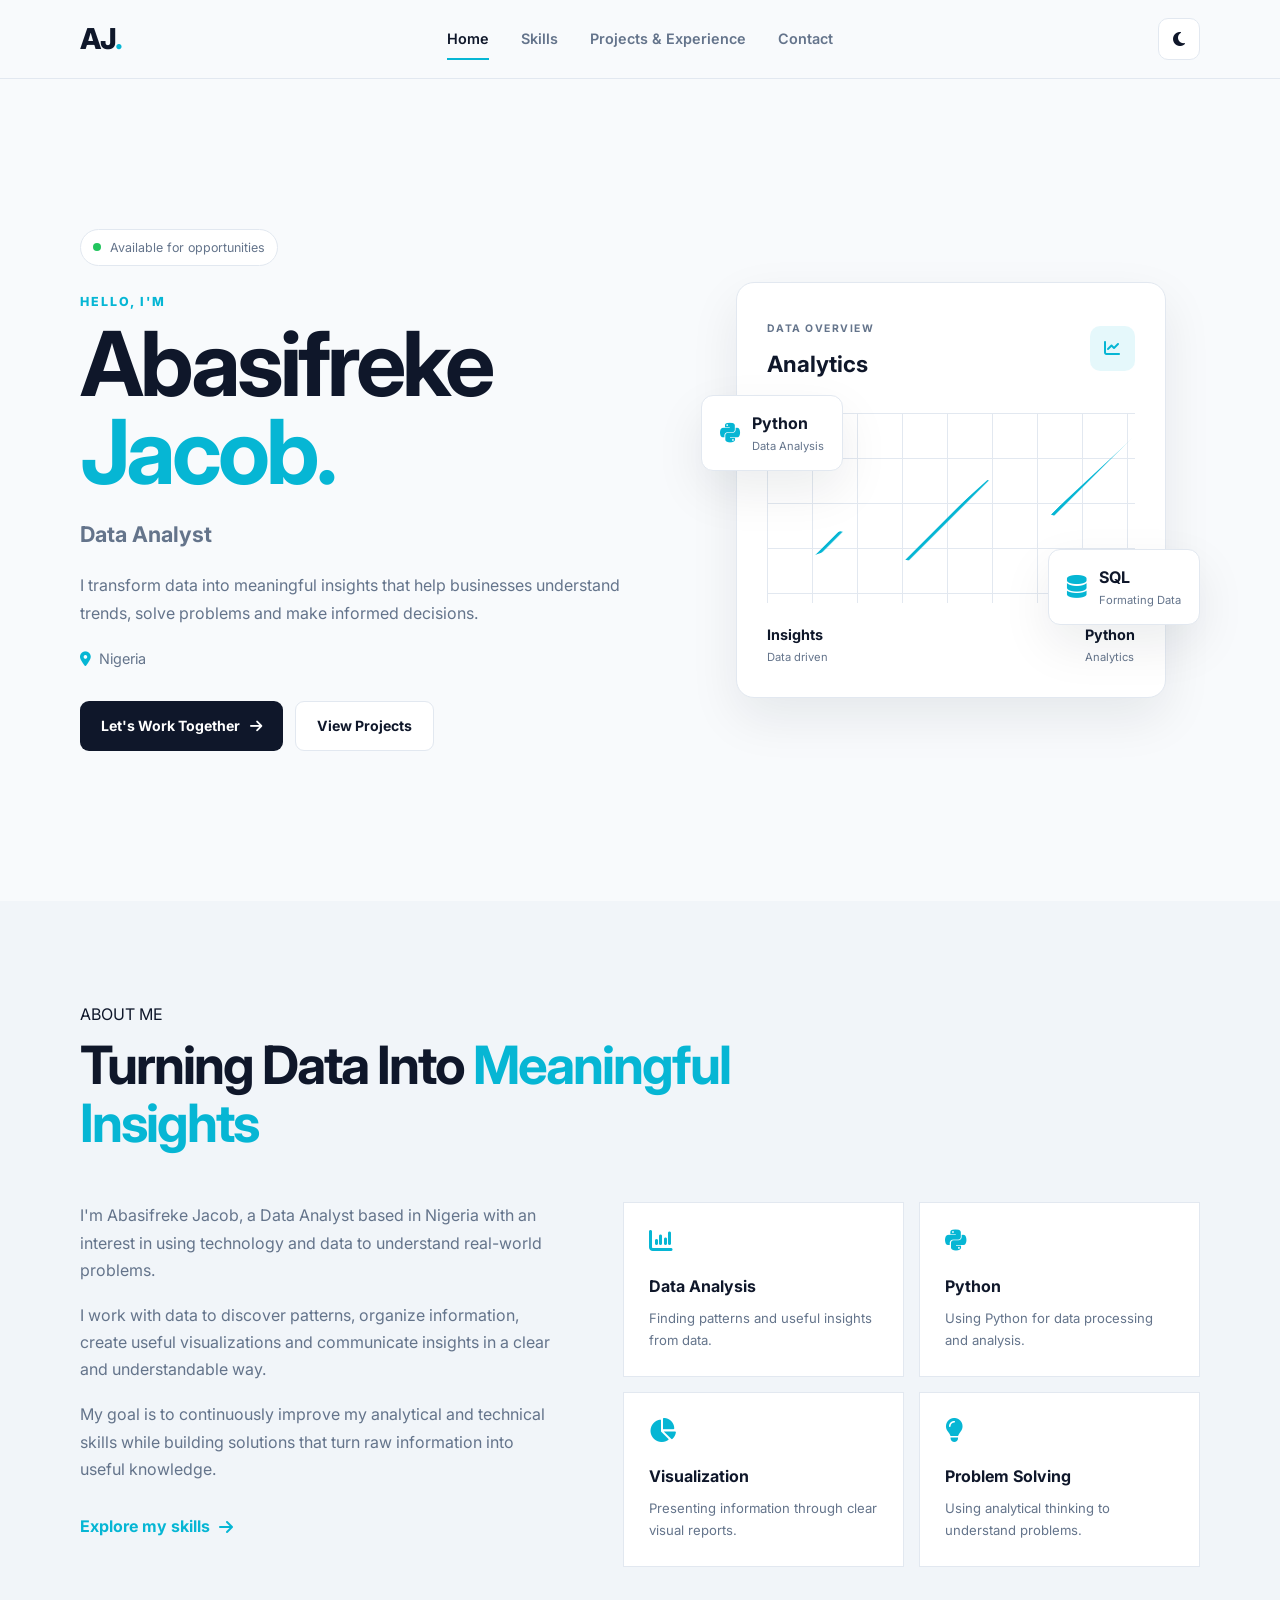
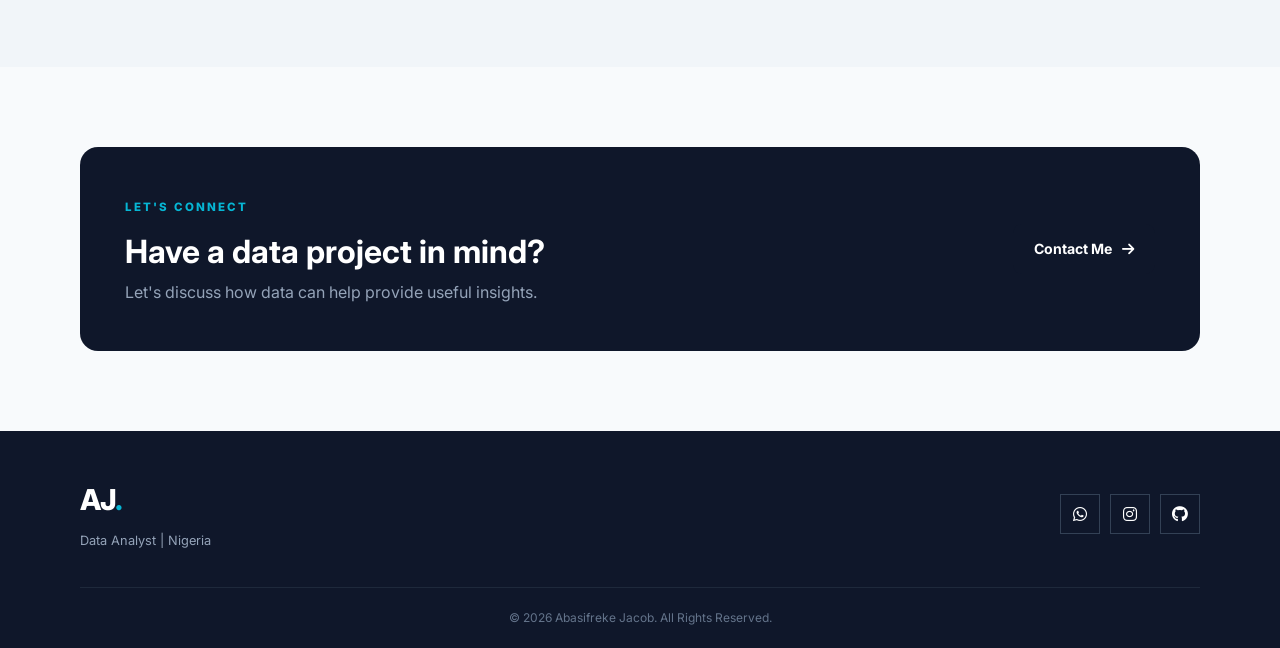
<file: index.html>
<!DOCTYPE html>
<html lang="en">
<head>
    <meta charset="UTF-8">
    <meta name="viewport" content="width=device-width, initial-scale=1.0">
    <meta name="description" content="Abasifreke Jacob - Data Analyst Portfolio">
    <title>Abasifreke Jacob | Data Analyst</title>

    <link rel="stylesheet" href="style.css">

    <link rel="preconnect" href="https://fonts.googleapis.com">
    <link rel="preconnect" href="https://fonts.gstatic.com" crossorigin>
    <link href="https://fonts.googleapis.com/css2?family=Inter:wght@400;500;600;700;800&display=swap" rel="stylesheet">

    <link rel="stylesheet" href="https://cdnjs.cloudflare.com/ajax/libs/font-awesome/6.5.2/css/all.min.css">
</head>

<body>

<header class="header">
    <div class="container nav-container">

        <a href="index.html" class="logo">
            AJ<span>.</span>
        </a>

        <nav class="nav" id="mainNav">
            <a href="index.html" class="nav-link active">Home</a>
            <a href="skills.html" class="nav-link">Skills</a>
            <a href="projects.html" class="nav-link">Projects & Experience</a>
            <a href="contact.html" class="nav-link">Contact</a>
        </nav>

        <div class="nav-actions">
            <button class="theme-toggle" id="themeToggle" aria-label="Toggle dark theme">
                <i class="fas fa-moon"></i>
            </button>

            <button class="menu-toggle" id="menuToggle" aria-label="Open navigation">
                <i class="fas fa-bars"></i>
            </button>
        </div>

    </div>
</header>


<main>

<section class="hero">
    <div class="container hero-grid">

        <div class="hero-content reveal">

            <div class="status">
                <span></span>
                Available for opportunities
            </div>

            <p class="eyebrow">HELLO, I'M</p>

            <h1>
                Abasifreke
                <span>Jacob.</span>
            </h1>

            <h2>Data Analyst</h2>

            <p class="hero-text">
                I transform data into meaningful insights that help businesses
                understand trends, solve problems and make informed decisions.
            </p>

            <div class="location">
                <i class="fas fa-location-dot"></i>
                Nigeria
            </div>

            <div class="hero-buttons">
                <a href="contact.html" class="btn btn-primary">
                    Let's Work Together
                    <i class="fas fa-arrow-right"></i>
                </a>

                <a href="projects.html" class="btn btn-outline">
                    View Projects
                </a>
            </div>

        </div>


        <div class="hero-visual reveal">

            <div class="data-card main-data-card">

                <div class="card-top">
                    <div>
                        <span>DATA OVERVIEW</span>
                        <h3>Analytics</h3>
                    </div>

                    <div class="chart-icon">
                        <i class="fas fa-chart-line"></i>
                    </div>
                </div>

                <div class="chart">
                    <div class="chart-line"></div>

                    <div class="chart-point point-one"></div>
                    <div class="chart-point point-two"></div>
                    <div class="chart-point point-three"></div>
                    <div class="chart-point point-four"></div>
                    <div class="chart-point point-five"></div>
                </div>

                <div class="chart-info">
                    <div>
                        <strong>Insights</strong>
                        <small>Data driven</small>
                    </div>

                    <div>
                        <strong>Python</strong>
                        <small>Analytics</small>
                    </div>
                </div>

            </div>

            <div class="floating-card card-python">
                <i class="fab fa-python"></i>
                <div>
                    <strong>Python</strong>
                    <small>Data Analysis</small>
                </div>
            </div>

            <div class="floating-card card-data">
                <i class="fas fa-database"></i>
                <div>
                    <strong>SQL</strong>
                    <small>Formating Data</small>
                </div>
            </div>

        </div>

    </div>
</section>


<section class="about section">

    <div class="container">

        <div class="section-heading reveal">
            <span>ABOUT ME</span>
            <h2>Turning Data Into <strong>Meaningful Insights</strong></h2>
        </div>

        <div class="about-grid">

            <div class="about-text reveal">

                <p>
                    I'm Abasifreke Jacob, a Data Analyst based in Nigeria with
                    an interest in using technology and data to understand
                    real-world problems.
                </p>

                <p>
                    I work with data to discover patterns, organize information,
                    create useful visualizations and communicate insights in a
                    clear and understandable way.
                </p>

                <p>
                    My goal is to continuously improve my analytical and
                    technical skills while building solutions that turn
                    raw information into useful knowledge.
                </p>

                <a href="skills.html" class="text-link">
                    Explore my skills
                    <i class="fas fa-arrow-right"></i>
                </a>

            </div>


            <div class="about-cards reveal">

                <div class="info-card">
                    <i class="fas fa-chart-column"></i>
                    <h3>Data Analysis</h3>
                    <p>Finding patterns and useful insights from data.</p>
                </div>

                <div class="info-card">
                    <i class="fab fa-python"></i>
                    <h3>Python</h3>
                    <p>Using Python for data processing and analysis.</p>
                </div>

                <div class="info-card">
                    <i class="fas fa-chart-pie"></i>
                    <h3>Visualization</h3>
                    <p>Presenting information through clear visual reports.</p>
                </div>

                <div class="info-card">
                    <i class="fas fa-lightbulb"></i>
                    <h3>Problem Solving</h3>
                    <p>Using analytical thinking to understand problems.</p>
                </div>

            </div>

        </div>

    </div>

</section>


<section class="cta-section">

    <div class="container cta-box reveal">

        <div>
            <span>LET'S CONNECT</span>
            <h2>Have a data project in mind?</h2>
            <p>Let's discuss how data can help provide useful insights.</p>
        </div>

        <a href="contact.html" class="btn btn-primary">
            Contact Me
            <i class="fas fa-arrow-right"></i>
        </a>

    </div>

</section>

</main>


<footer class="footer">

    <div class="container footer-content">

        <div>
            <a href="index.html" class="logo">
                AJ<span>.</span>
            </a>

            <p>Data Analyst | Nigeria</p>
        </div>

        <div class="social-links">

            <a href="https://wa.me/2349133039203" target="_blank" aria-label="WhatsApp">
                <i class="fab fa-whatsapp"></i>
            </a>

            <a href="https://www.instagram.com/jacob_abas11?stkn=dmU2djl2bGgwN2F1" target="_blank" aria-label="Instagram">
                <i class="fab fa-instagram"></i>
            </a>

            <a href="https://github.com/jacobabasifreke2-ship-it" target="_blank" aria-label="GitHub">
                <i class="fab fa-github"></i>
            </a>

        </div>

    </div>

    <div class="copyright">
        © <span id="year"></span> Abasifreke Jacob. All Rights Reserved.
    </div>

</footer>


<script src="script.js"></script>

</body>
</html>
</file>
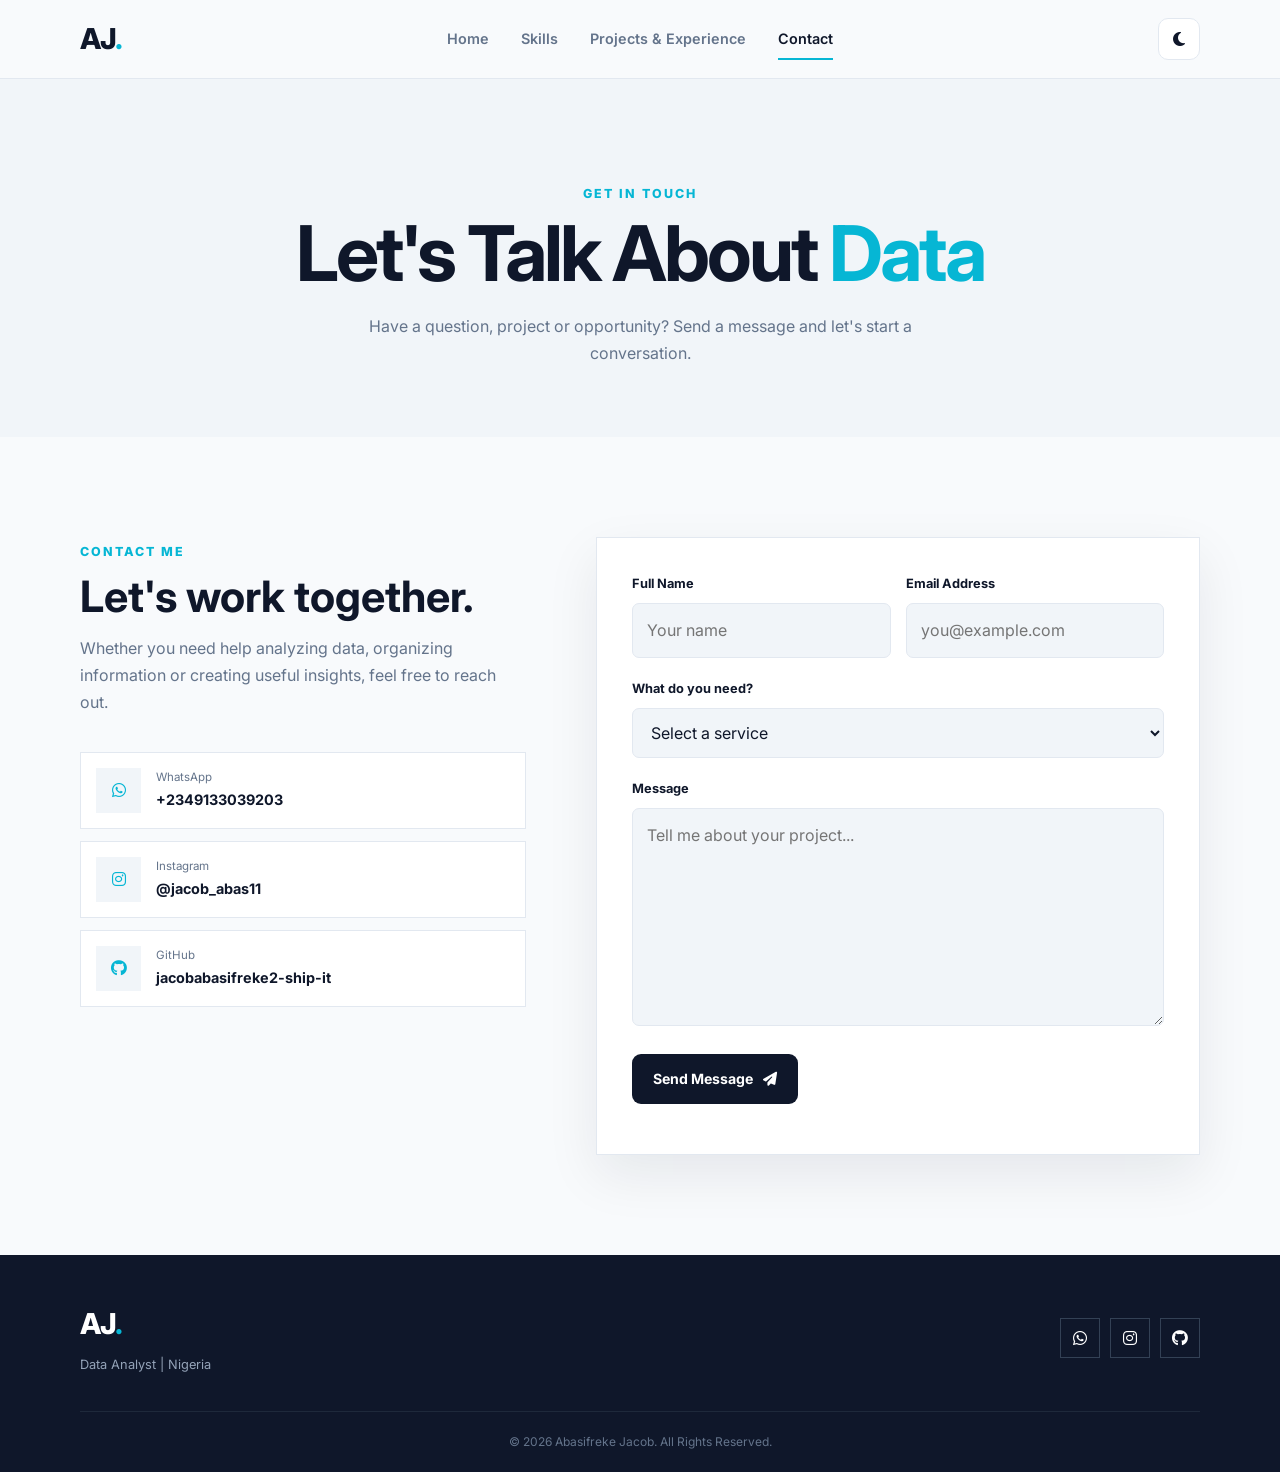
<file: contact.html>
<!DOCTYPE html>
<html lang="en">
<head>
    <meta charset="UTF-8">
    <meta name="viewport" content="width=device-width, initial-scale=1.0">
    <meta name="description" content="Contact Abasifreke Jacob - Data Analyst">
    <title>Contact | Abasifreke Jacob</title>

    <link rel="stylesheet" href="style.css">

    <link rel="preconnect" href="https://fonts.googleapis.com">
    <link rel="preconnect" href="https://fonts.gstatic.com" crossorigin>

    <link href="https://fonts.googleapis.com/css2?family=Inter:wght@400;500;600;700;800&display=swap" rel="stylesheet">

    <link rel="stylesheet" href="https://cdnjs.cloudflare.com/ajax/libs/font-awesome/6.5.2/css/all.min.css">
</head>

<body>

<header class="header">

    <div class="container nav-container">

        <a href="index.html" class="logo">AJ<span>.</span></a>

        <nav class="nav" id="mainNav">
            <a href="index.html" class="nav-link">Home</a>
            <a href="skills.html" class="nav-link">Skills</a>
            <a href="projects.html" class="nav-link">Projects & Experience</a>
            <a href="contact.html" class="nav-link active">Contact</a>
        </nav>

        <div class="nav-actions">

            <button class="theme-toggle" id="themeToggle">
                <i class="fas fa-moon"></i>
            </button>

            <button class="menu-toggle" id="menuToggle">
                <i class="fas fa-bars"></i>
            </button>

        </div>

    </div>

</header>


<main>

<section class="page-hero">

    <div class="container reveal">

        <span class="eyebrow">GET IN TOUCH</span>

        <h1>Let's Talk About <span>Data</span></h1>

        <p>
            Have a question, project or opportunity? Send a message and
            let's start a conversation.
        </p>

    </div>

</section>


<section class="contact-section section">

    <div class="container contact-grid">

        <div class="contact-info reveal">

            <span class="eyebrow">CONTACT ME</span>

            <h2>Let's work together.</h2>

            <p>
                Whether you need help analyzing data, organizing information
                or creating useful insights, feel free to reach out.
            </p>


            <div class="contact-list">

                <a href="https://wa.me/2349133039203" target="_blank" class="contact-item">

                    <div class="contact-icon whatsapp">
                        <i class="fab fa-whatsapp"></i>
                    </div>

                    <div>
                        <span>WhatsApp</span>
                        <strong>+2349133039203</strong>
                    </div>

                </a>


                <a href="https://www.instagram.com/jacob_abas11?stkn=dmU2djl2bGgwN2F1" class="contact-item" target="_blank" rel="noopener noreferrer">

                    <div class="contact-icon instagram">
                        <i class="fab fa-instagram"></i>
                    </div>

                    <div>
                        <span>Instagram</span>
                        <strong>@jacob_abas11</strong>
                    </div>

                </a>


                <a href="https://github.com/jacobabasifreke2-ship-it" class="contact-item" target="_blank" rel="noopener noreferrer">

                    <div class="contact-icon github">
                        <i class="fab fa-github"></i>
                    </div>

                    <div>
                        <span>GitHub</span>
                        <strong>jacobabasifreke2-ship-it</strong>
                    </div>

                </a>

            </div>

        </div>


        <div class="contact-form-wrapper reveal">

            <form
                action="https://formspree.io/f/mkjgkqqw"
                method="POST"
                class="contact-form"
                id="contactForm"
            >

                <div class="form-row">

                    <div class="form-group">
                        <label for="name">Full Name</label>

                        <input
                            type="text"
                            id="name"
                            name="name"
                            placeholder="Your name"
                            required
                        >
                    </div>

                    <div class="form-group">
                        <label for="email">Email Address</label>

                        <input
                            type="email"
                            id="email"
                            name="email"
                            placeholder="you@example.com"
                            required
                        >
                    </div>

                </div>


                <div class="form-group">

                    <label for="service">What do you need?</label>

                    <select id="service" name="service" required>

                        <option value="" disabled selected>
                            Select a service
                        </option>

                        <option value="Data Analysis with Python">
                            Data Analysis with Python
                        </option>

                        <option value="Data Cleaning & Processing">
                            Data Cleaning & Processing
                        </option>

                        <option value="Data Visualization & Reporting">
                            Data Visualization & Reporting
                        </option>
                        
                        <option value="Data Visualization & Reporting">
                            Other Services
                        </option>
                    </select>

                </div>


                <div class="form-group">

                    <label for="message">Message</label>

                    <textarea
                        id="message"
                        name="message"
                        rows="7"
                        placeholder="Tell me about your project..."
                        required
                    ></textarea>

                </div>


                <button type="submit" class="btn btn-primary submit-btn">

                    Send Message
                    <i class="fas fa-paper-plane"></i>

                </button>


                <p class="form-status" id="formStatus"></p>

            </form>

        </div>

    </div>

</section>

</main>


<footer class="footer">

    <div class="container footer-content">

        <div>
            <a href="index.html" class="logo">AJ<span>.</span></a>
            <p>Data Analyst | Nigeria</p>
        </div>

        <div class="social-links">

            <a href="https://wa.me/2349133039203" target="_blank">
                <i class="fab fa-whatsapp"></i>
            </a>

            <a href="#">
                <i class="fab fa-instagram"></i>
            </a>

            <a href="#">
                <i class="fab fa-github"></i>
            </a>

        </div>

    </div>

    <div class="copyright">
        © <span id="year"></span> Abasifreke Jacob. All Rights Reserved.
    </div>

</footer>


<script src="script.js"></script>

</body>
</html>
</file>
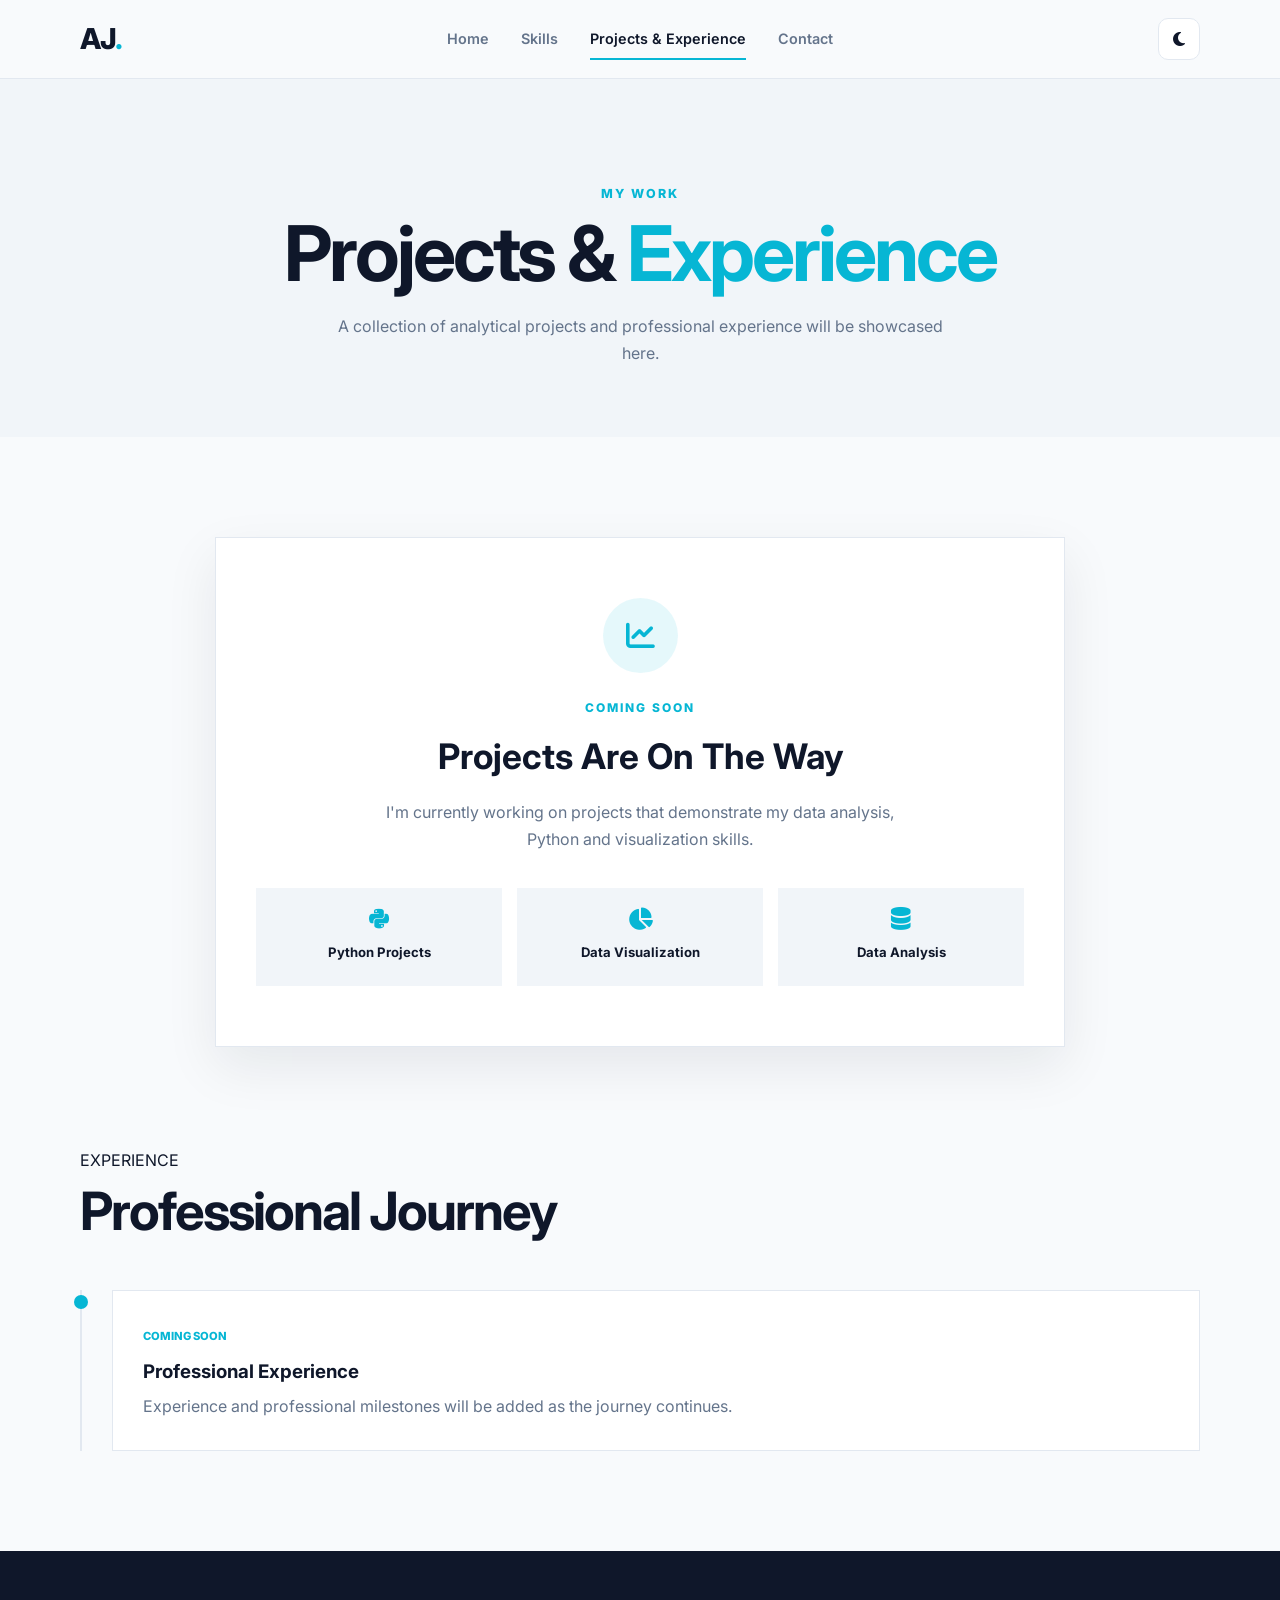
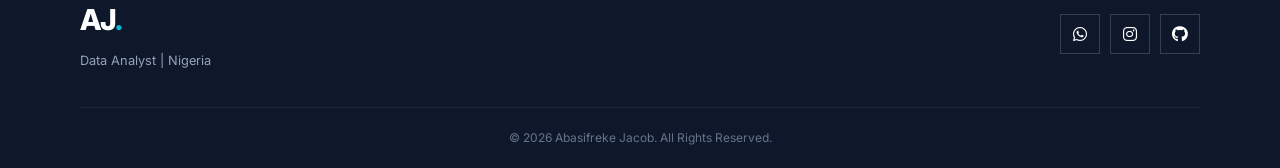
<file: projects.html>
<!DOCTYPE html>
<html lang="en">
<head>
    <meta charset="UTF-8">
    <meta name="viewport" content="width=device-width, initial-scale=1.0">
    <meta name="description" content="Projects and Experience - Abasifreke Jacob">
    <title>Projects & Experience | Abasifreke Jacob</title>

    <link rel="stylesheet" href="style.css">

    <link rel="preconnect" href="https://fonts.googleapis.com">
    <link rel="preconnect" href="https://fonts.gstatic.com" crossorigin>

    <link href="https://fonts.googleapis.com/css2?family=Inter:wght@400;500;600;700;800&display=swap" rel="stylesheet">

    <link rel="stylesheet" href="https://cdnjs.cloudflare.com/ajax/libs/font-awesome/6.5.2/css/all.min.css">
</head>

<body>

<header class="header">

    <div class="container nav-container">

        <a href="index.html" class="logo">AJ<span>.</span></a>

        <nav class="nav" id="mainNav">
            <a href="index.html" class="nav-link">Home</a>
            <a href="skills.html" class="nav-link">Skills</a>
            <a href="projects.html" class="nav-link active">Projects & Experience</a>
            <a href="contact.html" class="nav-link">Contact</a>
        </nav>

        <div class="nav-actions">

            <button class="theme-toggle" id="themeToggle">
                <i class="fas fa-moon"></i>
            </button>

            <button class="menu-toggle" id="menuToggle">
                <i class="fas fa-bars"></i>
            </button>

        </div>

    </div>

</header>


<main>

<section class="page-hero">

    <div class="container reveal">

        <span class="eyebrow">MY WORK</span>

        <h1>Projects & <span>Experience</span></h1>

        <p>
            A collection of analytical projects and professional experience
            will be showcased here.
        </p>

    </div>

</section>


<section class="coming-section section">

    <div class="container">

        <div class="coming-card reveal">

            <div class="coming-icon">
                <i class="fas fa-chart-line"></i>
            </div>

            <span>COMING SOON</span>

            <h2>Projects Are On The Way</h2>

            <p>
                I'm currently working on projects that demonstrate my
                data analysis, Python and visualization skills.
            </p>

            <div class="coming-grid">

                <div>
                    <i class="fab fa-python"></i>
                    <strong>Python Projects</strong>
                </div>

                <div>
                    <i class="fas fa-chart-pie"></i>
                    <strong>Data Visualization</strong>
                </div>

                <div>
                    <i class="fas fa-database"></i>
                    <strong>Data Analysis</strong>
                </div>

            </div>

        </div>


        <div class="experience-placeholder reveal">

            <div class="section-heading">
                <span>EXPERIENCE</span>
                <h2>Professional Journey</h2>
            </div>

            <div class="timeline">

                <div class="timeline-item">

                    <div class="timeline-dot"></div>

                    <div class="timeline-content">

                        <span>COMING SOON</span>

                        <h3>Professional Experience</h3>

                        <p>
                            Experience and professional milestones will
                            be added as the journey continues.
                        </p>

                    </div>

                </div>

            </div>

        </div>

    </div>

</section>

</main>


<footer class="footer">

    <div class="container footer-content">

        <div>
            <a href="index.html" class="logo">AJ<span>.</span></a>
            <p>Data Analyst | Nigeria</p>
        </div>

        <div class="social-links">

            <a href="https://wa.me/2349133039203" target="_blank">
                <i class="fab fa-whatsapp"></i>
            </a>

            <a href="https://www.instagram.com/jacob_abas11?stkn=dmU2djl2bGgwN2F1" target="_blank" rel="noopener noreferrer">
                <i class="fab fa-instagram"></i>
            </a>

            <a href="https://github.com/jacobabasifreke2-ship-it" target="_blank" rel="noopener noreferrer">
                <i class="fab fa-github"></i>
            </a>

        </div>

    </div>

    <div class="copyright">
        © <span id="year"></span> Abasifreke Jacob. All Rights Reserved.
    </div>

</footer>


<script src="script.js"></script>

</body>
</html>
</file>
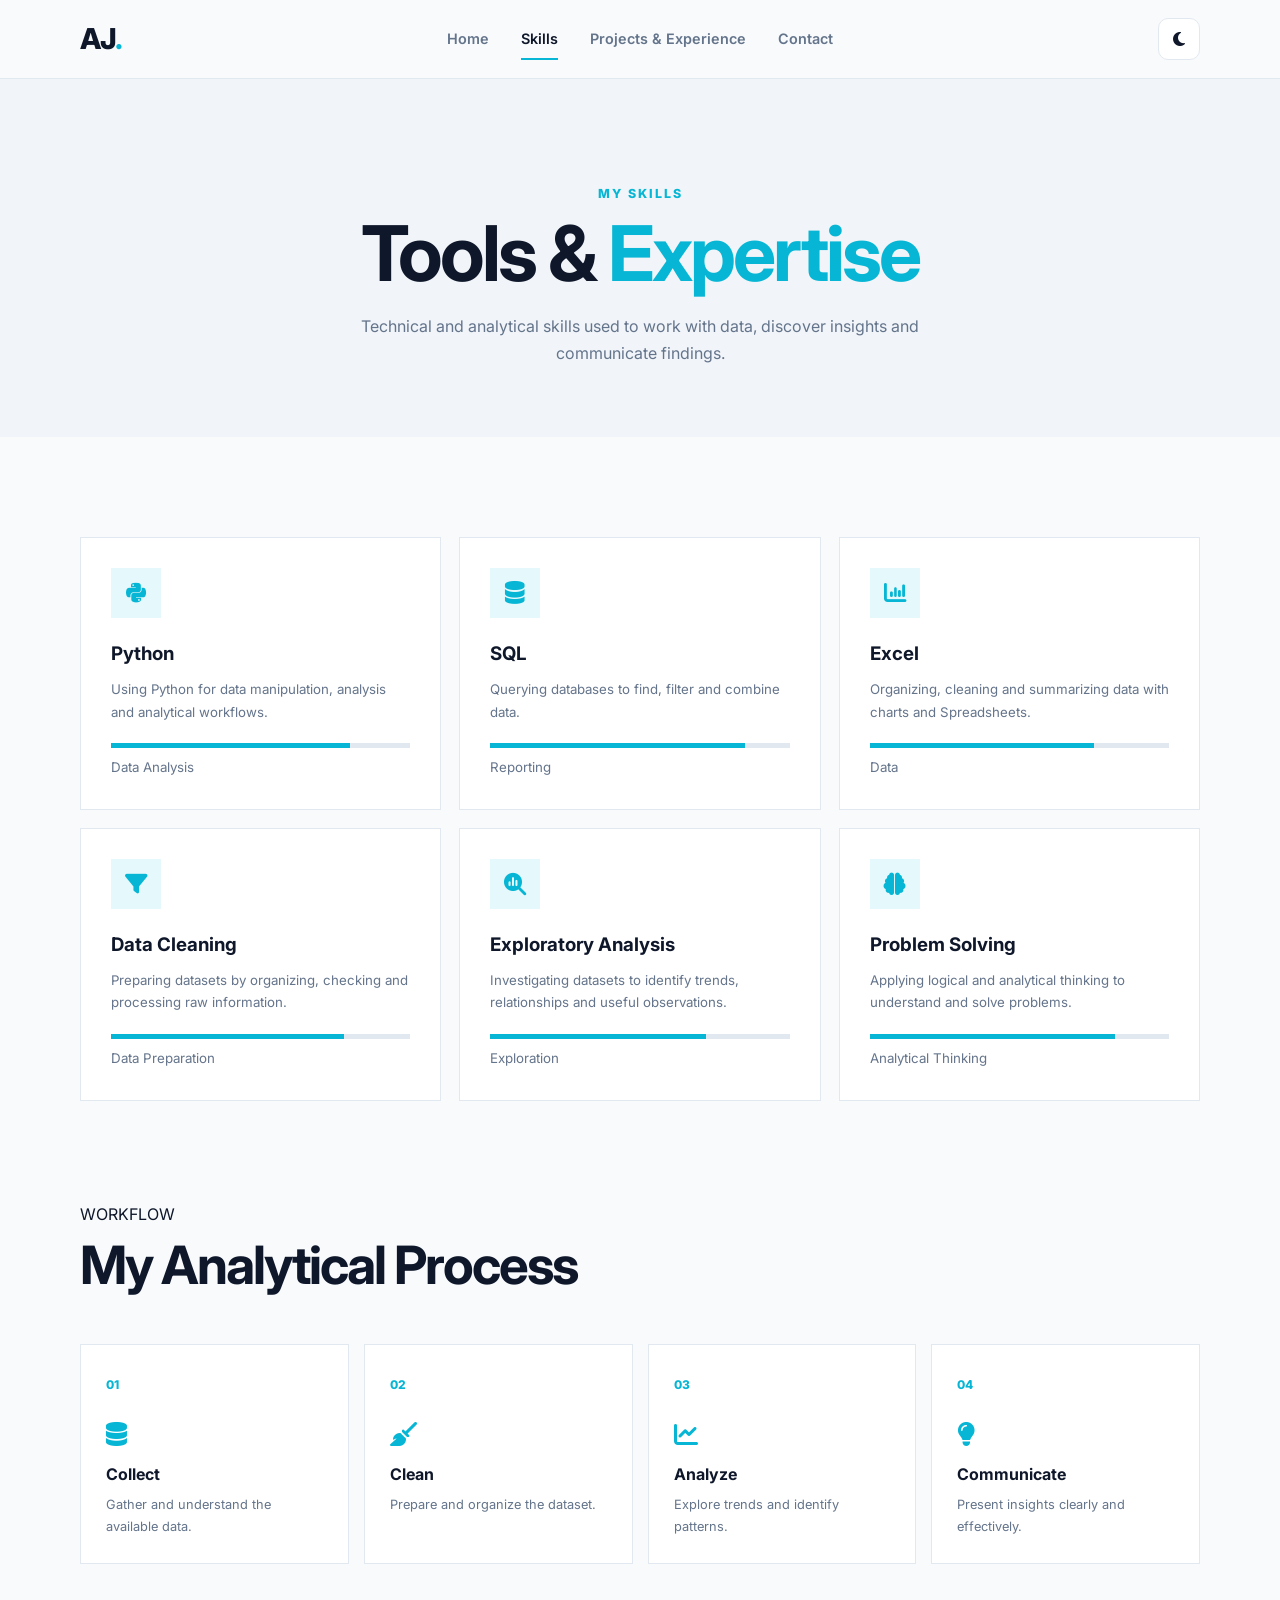
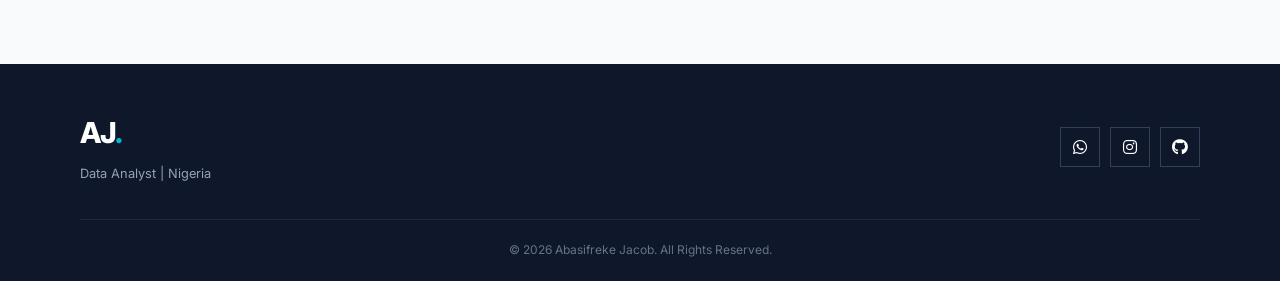
<file: skills.html>
<!DOCTYPE html>
<html lang="en">
<head>
    <meta charset="UTF-8">
    <meta name="viewport" content="width=device-width, initial-scale=1.0">
    <meta name="description" content="Skills - Abasifreke Jacob Data Analyst">
    <title>Skills | Abasifreke Jacob</title>

    <link rel="stylesheet" href="style.css">

    <link rel="preconnect" href="https://fonts.googleapis.com">
    <link rel="preconnect" href="https://fonts.gstatic.com" crossorigin>
    <link href="https://fonts.googleapis.com/css2?family=Inter:wght@400;500;600;700;800&display=swap" rel="stylesheet">

    <link rel="stylesheet" href="https://cdnjs.cloudflare.com/ajax/libs/font-awesome/6.5.2/css/all.min.css">
</head>

<body>

<header class="header">
    <div class="container nav-container">

        <a href="index.html" class="logo">AJ<span>.</span></a>

        <nav class="nav" id="mainNav">
            <a href="index.html" class="nav-link">Home</a>
            <a href="skills.html" class="nav-link active">Skills</a>
            <a href="projects.html" class="nav-link">Projects & Experience</a>
            <a href="contact.html" class="nav-link">Contact</a>
        </nav>

        <div class="nav-actions">

            <button class="theme-toggle" id="themeToggle">
                <i class="fas fa-moon"></i>
            </button>

            <button class="menu-toggle" id="menuToggle">
                <i class="fas fa-bars"></i>
            </button>

        </div>

    </div>
</header>


<main>

<section class="page-hero">

    <div class="container reveal">

        <span class="eyebrow">MY SKILLS</span>

        <h1>Tools & <span>Expertise</span></h1>

        <p>
            Technical and analytical skills used to work with data,
            discover insights and communicate findings.
        </p>

    </div>

</section>


<section class="skills-section section">

    <div class="container">

        <div class="skills-grid">

            <div class="skill-card reveal">
                <div class="skill-icon">
                    <i class="fab fa-python"></i>
                </div>

                <h3>Python</h3>

                <p>
                    Using Python for data manipulation, analysis and
                    analytical workflows.
                </p>

                <div class="skill-bar">
                    <span style="width: 80%"></span>
                </div>

                <small>Data Analysis</small>
            </div>


            <div class="skill-card reveal">
                <div class="skill-icon">
                    <i class="fas fa-database"></i>
                </div>

                <h3>SQL</h3>

                <p>
                    Querying databases to find, filter and combine data.
                </p>

                <div class="skill-bar">
                    <span style="width: 85%"></span>
                </div>

                <small>Reporting</small>
            </div>


            <div class="skill-card reveal">
                <div class="skill-icon">
                    <i class="fas fa-chart-column"></i>
                </div>

                <h3>Excel</h3>

                <p>
                    Organizing, cleaning and summarizing data with charts and Spreadsheets.
                </p>

                <div class="skill-bar">
                    <span style="width: 75%"></span>
                </div>

                <small>Data</small>
            </div>


            <div class="skill-card reveal">
                <div class="skill-icon">
                    <i class="fas fa-filter"></i>
                </div>

                <h3>Data Cleaning</h3>

                <p>
                    Preparing datasets by organizing, checking and
                    processing raw information.
                </p>

                <div class="skill-bar">
                    <span style="width: 78%"></span>
                </div>

                <small>Data Preparation</small>
            </div>


            <div class="skill-card reveal">
                <div class="skill-icon">
                    <i class="fas fa-magnifying-glass-chart"></i>
                </div>

                <h3>Exploratory Analysis</h3>

                <p>
                    Investigating datasets to identify trends,
                    relationships and useful observations.
                </p>

                <div class="skill-bar">
                    <span style="width: 72%"></span>
                </div>

                <small>Exploration</small>
            </div>


            <div class="skill-card reveal">
                <div class="skill-icon">
                    <i class="fas fa-brain"></i>
                </div>

                <h3>Problem Solving</h3>

                <p>
                    Applying logical and analytical thinking to
                    understand and solve problems.
                </p>

                <div class="skill-bar">
                    <span style="width: 82%"></span>
                </div>

                <small>Analytical Thinking</small>
            </div>

        </div>


        <div class="tools-section reveal">

            <div class="section-heading">
                <span>WORKFLOW</span>
                <h2>My Analytical Process</h2>
            </div>

            <div class="process-grid">

                <div class="process-card">
                    <span>01</span>
                    <i class="fas fa-database"></i>
                    <h3>Collect</h3>
                    <p>Gather and understand the available data.</p>
                </div>

                <div class="process-card">
                    <span>02</span>
                    <i class="fas fa-broom"></i>
                    <h3>Clean</h3>
                    <p>Prepare and organize the dataset.</p>
                </div>

                <div class="process-card">
                    <span>03</span>
                    <i class="fas fa-chart-line"></i>
                    <h3>Analyze</h3>
                    <p>Explore trends and identify patterns.</p>
                </div>

                <div class="process-card">
                    <span>04</span>
                    <i class="fas fa-lightbulb"></i>
                    <h3>Communicate</h3>
                    <p>Present insights clearly and effectively.</p>
                </div>

            </div>

        </div>

    </div>

</section>

</main>


<footer class="footer">

    <div class="container footer-content">

        <div>
            <a href="index.html" class="logo">AJ<span>.</span></a>
            <p>Data Analyst | Nigeria</p>
        </div>

        <div class="social-links">

            <a href="https://wa.me/2349133039203" target="_blank">
                <i class="fab fa-whatsapp"></i>
            </a>

            <a href="https://www.instagram.com/jacob_abas11?stkn=dmU2djl2bGgwN2F1" target="_blank" rel="noopener noreferrer">
                <i class="fab fa-instagram"></i>
            </a>

            <a href="https://github.com/jacobabasifreke2-ship-it" target="_blank" rel="noopener noreferrer">
                <i class="fab fa-github"></i>
            </a>

        </div>

    </div>

    <div class="copyright">
        © <span id="year"></span> Abasifreke Jacob. All Rights Reserved.
    </div>

</footer>


<script src="script.js"></script>

</body>
</html>
</file>
<file: style.css>
:root {
    --navy: #0f172a;
    --navy-light: #172554;
    --blue: #2563eb;
    --cyan: #06b6d4;
    --white: #ffffff;
    --background: #f8fafc;
    --surface: #ffffff;
    --surface-two: #f1f5f9;
    --text: #0f172a;
    --muted: #64748b;
    --border: #e2e8f0;
    --shadow: 0 20px 50px rgba(15, 23, 42, 0.08);
    --transition: 0.3s ease;
}

[data-theme="dark"] {
    --background: #020617;
    --surface: #0f172a;
    --surface-two: #111827;
    --text: #f8fafc;
    --muted: #94a3b8;
    --border: #1e293b;
    --shadow: 0 20px 50px rgba(0, 0, 0, 0.3);
}

* {
    margin: 0;
    padding: 0;
    box-sizing: border-box;
}

html {
    scroll-behavior: smooth;
}

body {
    font-family: "Inter", sans-serif;
    background: var(--background);
    color: var(--text);
    line-height: 1.7;
    transition: background 0.3s ease, color 0.3s ease;
}

a {
    text-decoration: none;
    color: inherit;
}

button,
input,
textarea,
select {
    font: inherit;
}

button {
    cursor: pointer;
}

.container {
    width: min(1120px, calc(100% - 40px));
    margin: auto;
}

.header {
    position: sticky;
    top: 0;
    z-index: 1000;
    background: color-mix(in srgb, var(--background) 92%, transparent);
    backdrop-filter: blur(14px);
    border-bottom: 1px solid var(--border);
}

.nav-container {
    min-height: 78px;
    display: flex;
    align-items: center;
    justify-content: space-between;
}

.logo {
    font-size: 1.8rem;
    font-weight: 800;
    letter-spacing: -1px;
}

.logo span {
    color: var(--cyan);
}

.nav {
    display: flex;
    align-items: center;
    gap: 32px;
}

.nav-link {
    position: relative;
    color: var(--muted);
    font-size: 0.9rem;
    font-weight: 600;
    transition: var(--transition);
}

.nav-link:hover,
.nav-link.active {
    color: var(--text);
}

.nav-link.active::after {
    content: "";
    position: absolute;
    left: 0;
    bottom: -9px;
    width: 100%;
    height: 2px;
    background: var(--cyan);
}

.nav-actions {
    display: flex;
    align-items: center;
    gap: 10px;
}

.theme-toggle,
.menu-toggle {
    width: 42px;
    height: 42px;
    border: 1px solid var(--border);
    background: var(--surface);
    color: var(--text);
    display: grid;
    place-items: center;
    border-radius: 10px;
    transition: var(--transition);
}

.theme-toggle:hover,
.menu-toggle:hover {
    color: var(--cyan);
    transform: translateY(-2px);
}

.menu-toggle {
    display: none;
}

.hero {
    min-height: calc(100vh - 78px);
    display: flex;
    align-items: center;
    padding: 80px 0;
    overflow: hidden;
}

.hero-grid {
    display: grid;
    grid-template-columns: 1.05fr 0.95fr;
    align-items: center;
    gap: 70px;
}

.status {
    display: inline-flex;
    align-items: center;
    gap: 9px;
    padding: 7px 12px;
    border: 1px solid var(--border);
    background: var(--surface);
    border-radius: 50px;
    color: var(--muted);
    font-size: 0.78rem;
    margin-bottom: 25px;
}

.status span {
    width: 8px;
    height: 8px;
    border-radius: 50%;
    background: #22c55e;
    animation: pulse 2s infinite;
}

.eyebrow {
    color: var(--cyan);
    font-size: 0.78rem;
    font-weight: 800;
    letter-spacing: 2px;
}

.hero h1 {
    margin-top: 8px;
    font-size: clamp(3rem, 7vw, 5.6rem);
    line-height: 0.98;
    letter-spacing: -4px;
}

.hero h1 span,
.page-hero h1 span {
    color: var(--cyan);
}

.hero h2 {
    margin-top: 20px;
    color: var(--muted);
    font-size: 1.35rem;
}

.hero-text {
    max-width: 580px;
    margin-top: 20px;
    color: var(--muted);
}

.location {
    display: flex;
    align-items: center;
    gap: 8px;
    margin-top: 20px;
    color: var(--muted);
    font-size: 0.9rem;
}

.location i {
    color: var(--cyan);
}

.hero-buttons {
    display: flex;
    flex-wrap: wrap;
    gap: 12px;
    margin-top: 30px;
}

.btn {
    min-height: 50px;
    padding: 0 21px;
    display: inline-flex;
    align-items: center;
    justify-content: center;
    gap: 10px;
    border-radius: 9px;
    font-size: 0.88rem;
    font-weight: 700;
    transition: var(--transition);
}

.btn-primary {
    color: #fff;
    background: var(--navy);
}

[data-theme="dark"] .btn-primary {
    background: var(--cyan);
    color: #001018;
}

.btn-primary:hover {
    transform: translateY(-3px);
    box-shadow: var(--shadow);
}

.btn-outline {
    border: 1px solid var(--border);
    background: var(--surface);
}

.btn-outline:hover {
    border-color: var(--cyan);
    color: var(--cyan);
}

.hero-visual {
    min-height: 470px;
    position: relative;
    display: grid;
    place-items: center;
}

.hero-visual::before {
    content: "";
    position: absolute;
    width: 330px;
    height: 330px;
    border-radius: 50%;
    background: rgba(6, 182, 212, 0.08);
    filter: blur(10px);
}

.data-card {
    position: relative;
    z-index: 2;
    width: min(430px, 100%);
    padding: 30px;
    background: var(--surface);
    border: 1px solid var(--border);
    border-radius: 18px;
    box-shadow: var(--shadow);
}

.card-top {
    display: flex;
    justify-content: space-between;
    align-items: center;
}

.card-top span {
    color: var(--muted);
    font-size: 0.65rem;
    letter-spacing: 1.5px;
    font-weight: 700;
}

.card-top h3 {
    margin-top: 5px;
    font-size: 1.4rem;
}

.chart-icon {
    width: 45px;
    height: 45px;
    display: grid;
    place-items: center;
    border-radius: 10px;
    color: var(--cyan);
    background: rgba(6, 182, 212, 0.1);
}

.chart {
    height: 190px;
    margin-top: 30px;
    position: relative;
    overflow: hidden;
    background-image: linear-gradient(var(--border) 1px, transparent 1px),
    linear-gradient(90deg, var(--border) 1px, transparent 1px);
    background-size: 45px 45px;
}

.chart-line {
    position: absolute;
    width: 100%;
    height: 100%;
    background: linear-gradient(135deg, transparent 0 15%, var(--cyan) 15.2% 15.7%, transparent 16% 34%, var(--cyan) 34.2% 34.7%, transparent 35% 51%, var(--cyan) 51.2% 51.7%, transparent 52% 69%, var(--cyan) 69.2% 69.7%, transparent 70%);
    clip-path: polygon(0 75%, 20% 62%, 40% 70%, 60% 35%, 80% 48%, 100% 12%, 100% 18%, 80% 55%, 60% 42%, 40% 78%, 20% 70%, 0 83%);
}

.chart-info {
    display: flex;
    justify-content: space-between;
    margin-top: 20px;
}

.chart-info strong,
.chart-info small {
    display: block;
}

.chart-info strong {
    font-size: 0.9rem;
}

.chart-info small {
    color: var(--muted);
    font-size: 0.7rem;
}

.floating-card {
    position: absolute;
    z-index: 3;
    display: flex;
    align-items: center;
    gap: 12px;
    padding: 14px 18px;
    background: var(--surface);
    border: 1px solid var(--border);
    border-radius: 12px;
    box-shadow: var(--shadow);
    animation: float 4s ease-in-out infinite;
}

.floating-card i {
    color: var(--cyan);
    font-size: 1.4rem;
}

.floating-card strong,
.floating-card small {
    display: block;
}

.floating-card small {
    color: var(--muted);
    font-size: 0.7rem;
}

.card-python {
    top: 140px;
    left: 0;
}

.card-data {
    right: 0;
    bottom: 100px;
    animation-delay: 1s;
}

.section {
    padding: 100px 0;
}

.about {
    background: var(--surface-two);
}

.section-heading {
    max-width: 650px;
    margin-bottom: 50px;
}

.section-heading h2 {
    margin-top: 8px;
    font-size: clamp(2rem, 5vw, 3.3rem);
    line-height: 1.1;
    letter-spacing: -2px;
}

.section-heading strong {
    color: var(--cyan);
}

.about-grid {
    display: grid;
    grid-template-columns: 0.9fr 1.1fr;
    gap: 70px;
}

.about-text p {
    color: var(--muted);
    margin-bottom: 18px;
}

.text-link {
    display: inline-flex;
    align-items: center;
    gap: 9px;
    margin-top: 12px;
    color: var(--cyan);
    font-weight: 700;
}

.about-cards {
    display: grid;
    grid-template-columns: repeat(2, 1fr);
    gap: 15px;
}

.info-card {
    padding: 25px;
    background: var(--surface);
    border: 1px solid var(--border);
    transition: var(--transition);
}

.info-card:hover {
    transform: translateY(-5px);
    border-color: rgba(6, 182, 212, 0.5);
}

.info-card i {
    color: var(--cyan);
    font-size: 1.5rem;
}

.info-card h3 {
    margin-top: 15px;
    font-size: 1rem;
}

.info-card p {
    margin-top: 7px;
    color: var(--muted);
    font-size: 0.82rem;
}

.cta-section {
    padding: 80px 0;
}

.cta-box {
    padding: 45px;
    display: flex;
    align-items: center;
    justify-content: space-between;
    gap: 30px;
    background: var(--navy);
    color: white;
    border-radius: 18px;
}

.cta-box span {
    color: var(--cyan);
    font-size: 0.72rem;
    font-weight: 800;
    letter-spacing: 2px;
}

.cta-box h2 {
    margin-top: 5px;
    font-size: 2rem;
}

.cta-box p {
    color: #94a3b8;
}

.page-hero {
    padding: 100px 0 70px;
    text-align: center;
    background: var(--surface-two);
}

.page-hero h1 {
    margin-top: 10px;
    font-size: clamp(2.7rem, 7vw, 4.8rem);
    line-height: 1;
    letter-spacing: -3px;
}

.page-hero p {
    max-width: 620px;
    margin: 20px auto 0;
    color: var(--muted);
}

.skills-grid {
    display: grid;
    grid-template-columns: repeat(3, 1fr);
    gap: 18px;
}

.skill-card {
    padding: 30px;
    background: var(--surface);
    border: 1px solid var(--border);
    transition: var(--transition);
}

.skill-card:hover {
    transform: translateY(-7px);
    border-color: rgba(6, 182, 212, 0.5);
}

.skill-icon {
    width: 50px;
    height: 50px;
    display: grid;
    place-items: center;
    background: rgba(6, 182, 212, 0.1);
    color: var(--cyan);
    font-size: 1.4rem;
}

.skill-card h3 {
    margin-top: 20px;
}

.skill-card p {
    margin: 8px 0 20px;
    color: var(--muted);
    font-size: 0.83rem;
}

.skill-bar {
    height: 5px;
    background: var(--border);
    overflow: hidden;
}

.skill-bar span {
    height: 100%;
    display: block;
    background: var(--cyan);
}

.skill-card small {
    display: block;
    margin-top: 8px;
    color: var(--muted);
}

.tools-section {
    margin-top: 100px;
}

.process-grid {
    display: grid;
    grid-template-columns: repeat(4, 1fr);
    gap: 15px;
}

.process-card {
    padding: 25px;
    position: relative;
    background: var(--surface);
    border: 1px solid var(--border);
}

.process-card > span {
    color: var(--cyan);
    font-weight: 800;
    font-size: 0.75rem;
}

.process-card i {
    display: block;
    margin: 25px 0 15px;
    color: var(--cyan);
    font-size: 1.5rem;
}

.process-card h3 {
    font-size: 1rem;
}

.process-card p {
    color: var(--muted);
    font-size: 0.8rem;
    margin-top: 6px;
}

.coming-section {
    min-height: 600px;
}

.coming-card {
    max-width: 850px;
    margin: auto;
    padding: 60px 40px;
    text-align: center;
    background: var(--surface);
    border: 1px solid var(--border);
    box-shadow: var(--shadow);
}

.coming-icon {
    width: 75px;
    height: 75px;
    margin: auto;
    display: grid;
    place-items: center;
    border-radius: 50%;
    color: var(--cyan);
    background: rgba(6, 182, 212, 0.1);
    font-size: 1.8rem;
}

.coming-card > span {
    display: block;
    margin-top: 25px;
    color: var(--cyan);
    font-size: 0.75rem;
    font-weight: 800;
    letter-spacing: 2px;
}

.coming-card h2 {
    margin-top: 8px;
    font-size: 2.2rem;
}

.coming-card > p {
    max-width: 550px;
    margin: 12px auto;
    color: var(--muted);
}

.coming-grid {
    display: grid;
    grid-template-columns: repeat(3, 1fr);
    gap: 15px;
    margin-top: 35px;
}

.coming-grid div {
    padding: 20px;
    background: var(--surface-two);
}

.coming-grid i {
    display: block;
    color: var(--cyan);
    font-size: 1.4rem;
    margin-bottom: 8px;
}

.coming-grid strong {
    font-size: 0.82rem;
}

.experience-placeholder {
    margin-top: 100px;
}

.timeline {
    border-left: 2px solid var(--border);
    padding-left: 30px;
}

.timeline-item {
    position: relative;
}

.timeline-dot {
    position: absolute;
    left: -38px;
    top: 5px;
    width: 14px;
    height: 14px;
    border-radius: 50%;
    background: var(--cyan);
}

.timeline-content {
    padding: 30px;
    background: var(--surface);
    border: 1px solid var(--border);
}

.timeline-content span {
    color: var(--cyan);
    font-size: 0.7rem;
    font-weight: 800;
}

.timeline-content h3 {
    margin-top: 8px;
}

.timeline-content p {
    color: var(--muted);
    margin-top: 5px;
}

.contact-grid {
    display: grid;
    grid-template-columns: 0.85fr 1.15fr;
    gap: 70px;
    align-items: start;
}

.contact-info h2 {
    margin-top: 8px;
    font-size: 2.7rem;
    line-height: 1.1;
}

.contact-info > p {
    margin-top: 15px;
    color: var(--muted);
}

.contact-list {
    display: grid;
    gap: 12px;
    margin-top: 35px;
}

.contact-item {
    display: flex;
    align-items: center;
    gap: 15px;
    padding: 15px;
    border: 1px solid var(--border);
    background: var(--surface);
    transition: var(--transition);
}

.contact-item:hover {
    transform: translateX(5px);
    border-color: var(--cyan);
}

.contact-icon {
    width: 45px;
    height: 45px;
    display: grid;
    place-items: center;
    background: var(--surface-two);
    color: var(--cyan);
}

.contact-item span,
.contact-item strong {
    display: block;
}

.contact-item span {
    color: var(--muted);
    font-size: 0.72rem;
}

.contact-item strong {
    font-size: 0.9rem;
}

.contact-form-wrapper {
    padding: 35px;
    background: var(--surface);
    border: 1px solid var(--border);
    box-shadow: var(--shadow);
}

.form-row {
    display: grid;
    grid-template-columns: 1fr 1fr;
    gap: 15px;
}

.form-group {
    margin-bottom: 20px;
}

.form-group label {
    display: block;
    margin-bottom: 8px;
    font-size: 0.8rem;
    font-weight: 700;
}

.form-group input,
.form-group textarea,
.form-group select {
    width: 100%;
    border: 1px solid var(--border);
    background: var(--surface-two);
    color: var(--text);
    padding: 13px 14px;
    outline: none;
    border-radius: 7px;
    transition: var(--transition);
}

.form-group textarea {
    resize: vertical;
}

.form-group input:focus,
.form-group textarea:focus,
.form-group select:focus {
    border-color: var(--cyan);
}

.submit-btn {
    border: none;
}

.form-status {
    margin-top: 15px;
    font-size: 0.85rem;
    color: var(--cyan);
}

.footer {
    padding: 45px 0 20px;
    background: var(--navy);
    color: white;
}

.footer-content {
    display: flex;
    align-items: center;
    justify-content: space-between;
}

.footer p {
    margin-top: 5px;
    color: #94a3b8;
    font-size: 0.8rem;
}

.social-links {
    display: flex;
    gap: 10px;
}

.social-links a {
    width: 40px;
    height: 40px;
    display: grid;
    place-items: center;
    border: 1px solid #334155;
    transition: var(--transition);
}

.social-links a:hover {
    color: var(--cyan);
    border-color: var(--cyan);
    transform: translateY(-3px);
}

.copyright {
    width: min(1120px, calc(100% - 40px));
    margin: 35px auto 0;
    padding-top: 20px;
    border-top: 1px solid #1e293b;
    color: #64748b;
    font-size: 0.75rem;
    text-align: center;
}

.reveal {
    opacity: 0;
    transform: translateY(25px);
    transition: opacity 0.8s ease, transform 0.8s ease;
}

.reveal.show {
    opacity: 1;
    transform: translateY(0);
}

@keyframes float {
    0%, 100% {
        transform: translateY(0);
    }

    50% {
        transform: translateY(-12px);
    }
}

@keyframes pulse {
    0% {
        box-shadow: 0 0 0 0 rgba(34, 197, 94, 0.5);
    }

    70% {
        box-shadow: 0 0 0 8px rgba(34, 197, 94, 0);
    }

    100% {
        box-shadow: 0 0 0 0 rgba(34, 197, 94, 0);
    }
}

@media (max-width: 768px) {

    .container {
        width: min(100% - 30px, 650px);
    }

    .header {
        position: sticky;
    }

    .nav {
        position: absolute;
        top: 78px;
        left: 0;
        width: 100%;
        padding: 20px;
        display: none;
        flex-direction: column;
        align-items: stretch;
        gap: 0;
        background: var(--surface);
        border-bottom: 1px solid var(--border);
    }

    .nav.open {
        display: flex;
    }

    .nav-link {
        padding: 15px;
    }

    .nav-link.active::after {
        display: none;
    }

    .menu-toggle {
        display: grid;
    }

    .hero {
        padding: 65px 0;
    }

    .hero-grid,
    .about-grid,
    .contact-grid {
        grid-template-columns: 1fr;
        gap: 45px;
    }

    .hero-visual {
        min-height: 400px;
    }

    .skills-grid {
        grid-template-columns: repeat(2, 1fr);
    }

    .process-grid {
        grid-template-columns: repeat(2, 1fr);
    }

    .cta-box {
        flex-direction: column;
        align-items: flex-start;
    }

    .page-hero {
        padding: 80px 0 60px;
    }

    .coming-card {
        padding: 45px 25px;
    }

    .contact-grid {
        gap: 40px;
    }

}

@media (max-width: 425px) {

    .container {
        width: min(100% - 24px, 390px);
    }

    .hero h1 {
        font-size: 3.2rem;
        letter-spacing: -2.5px;
    }

    .hero h2 {
        font-size: 1.1rem;
    }

    .hero-buttons {
        flex-direction: column;
    }

    .btn {
        width: 100%;
    }

    .hero-visual {
        min-height: 350px;
    }

    .data-card {
        padding: 20px;
    }

    .floating-card {
        padding: 10px 12px;
    }

    .card-python {
        left: -5px;
        top: 25px;
    }

    .card-data {
        right: -5px;
        bottom: 30px;
    }

    .about-cards,
    .skills-grid,
    .process-grid,
    .coming-grid,
    .form-row {
        grid-template-columns: 1fr;
    }

    .section {
        padding: 70px 0;
    }

    .section-heading h2 {
        font-size: 2rem;
    }

    .cta-box {
        padding: 30px 22px;
    }

    .cta-box h2 {
        font-size: 1.6rem;
    }

    .page-hero h1 {
        font-size: 3rem;
    }

    .contact-form-wrapper {
        padding: 22px 17px;
    }

    .footer-content {
        flex-direction: column;
        align-items: flex-start;
        gap: 25px;
    }

}

@media (max-width: 375px) {

    .container {
        width: calc(100% - 20px);
    }

    .hero h1 {
        font-size: 2.8rem;
    }

    .page-hero h1 {
        font-size: 2.6rem;
    }

    .hero-visual {
        min-height: 320px;
    }

    .chart {
        height: 145px;
    }

    .data-card {
        padding: 17px;
    }

    .floating-card {
        font-size: 0.75rem;
    }

    .contact-info h2 {
        font-size: 2rem;
    }

}
</file>
